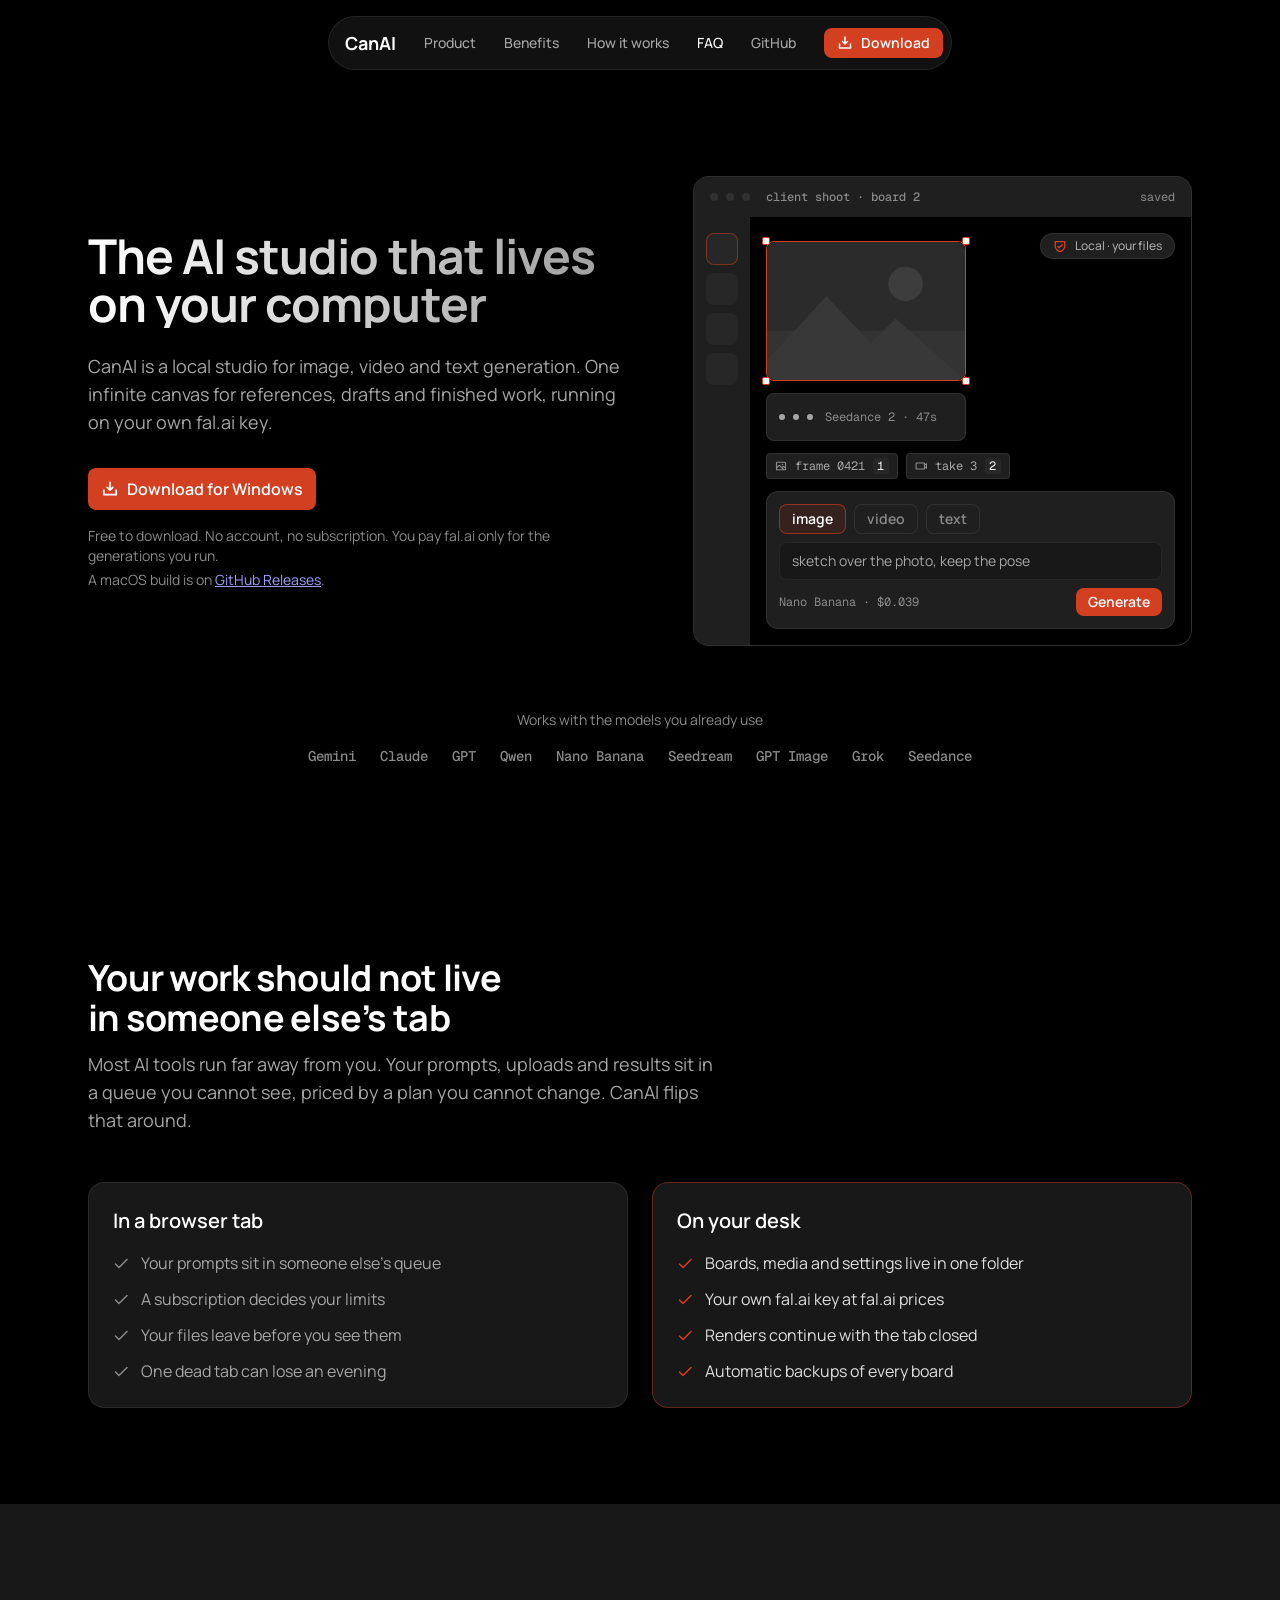
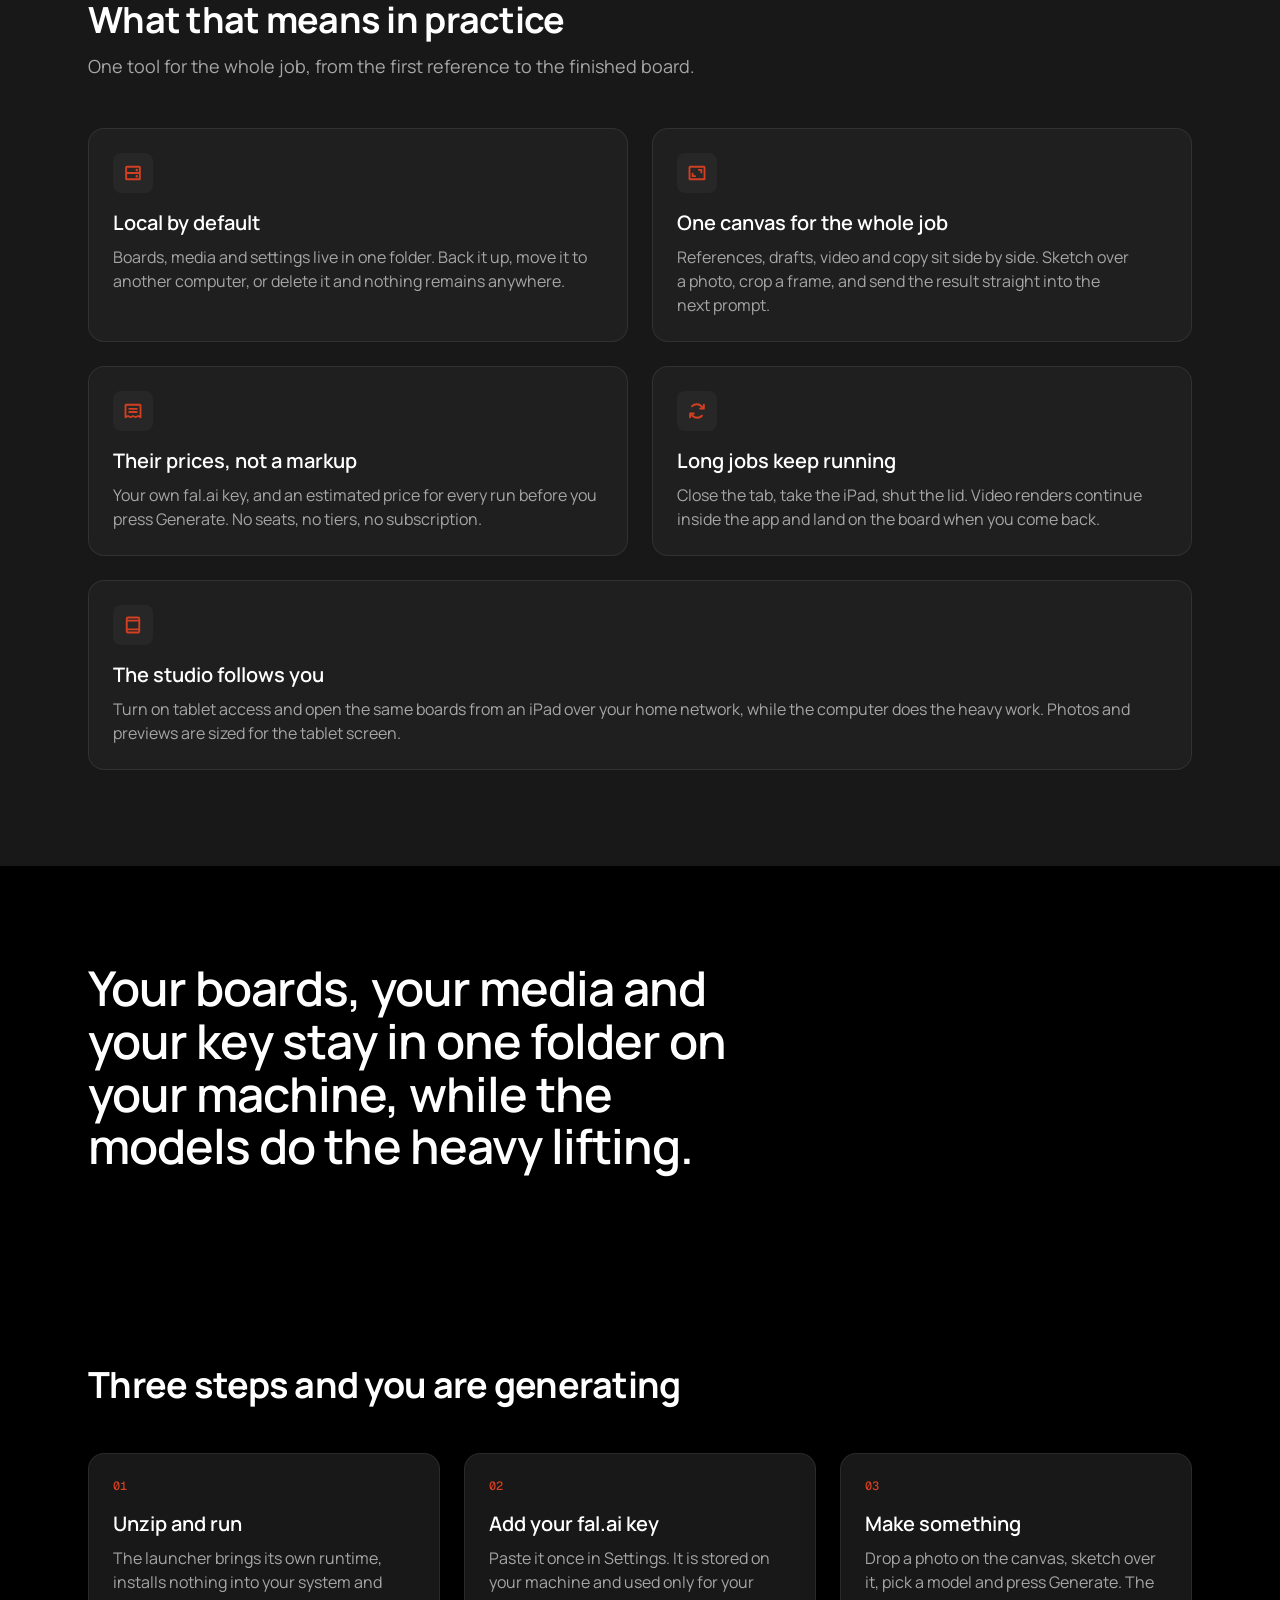
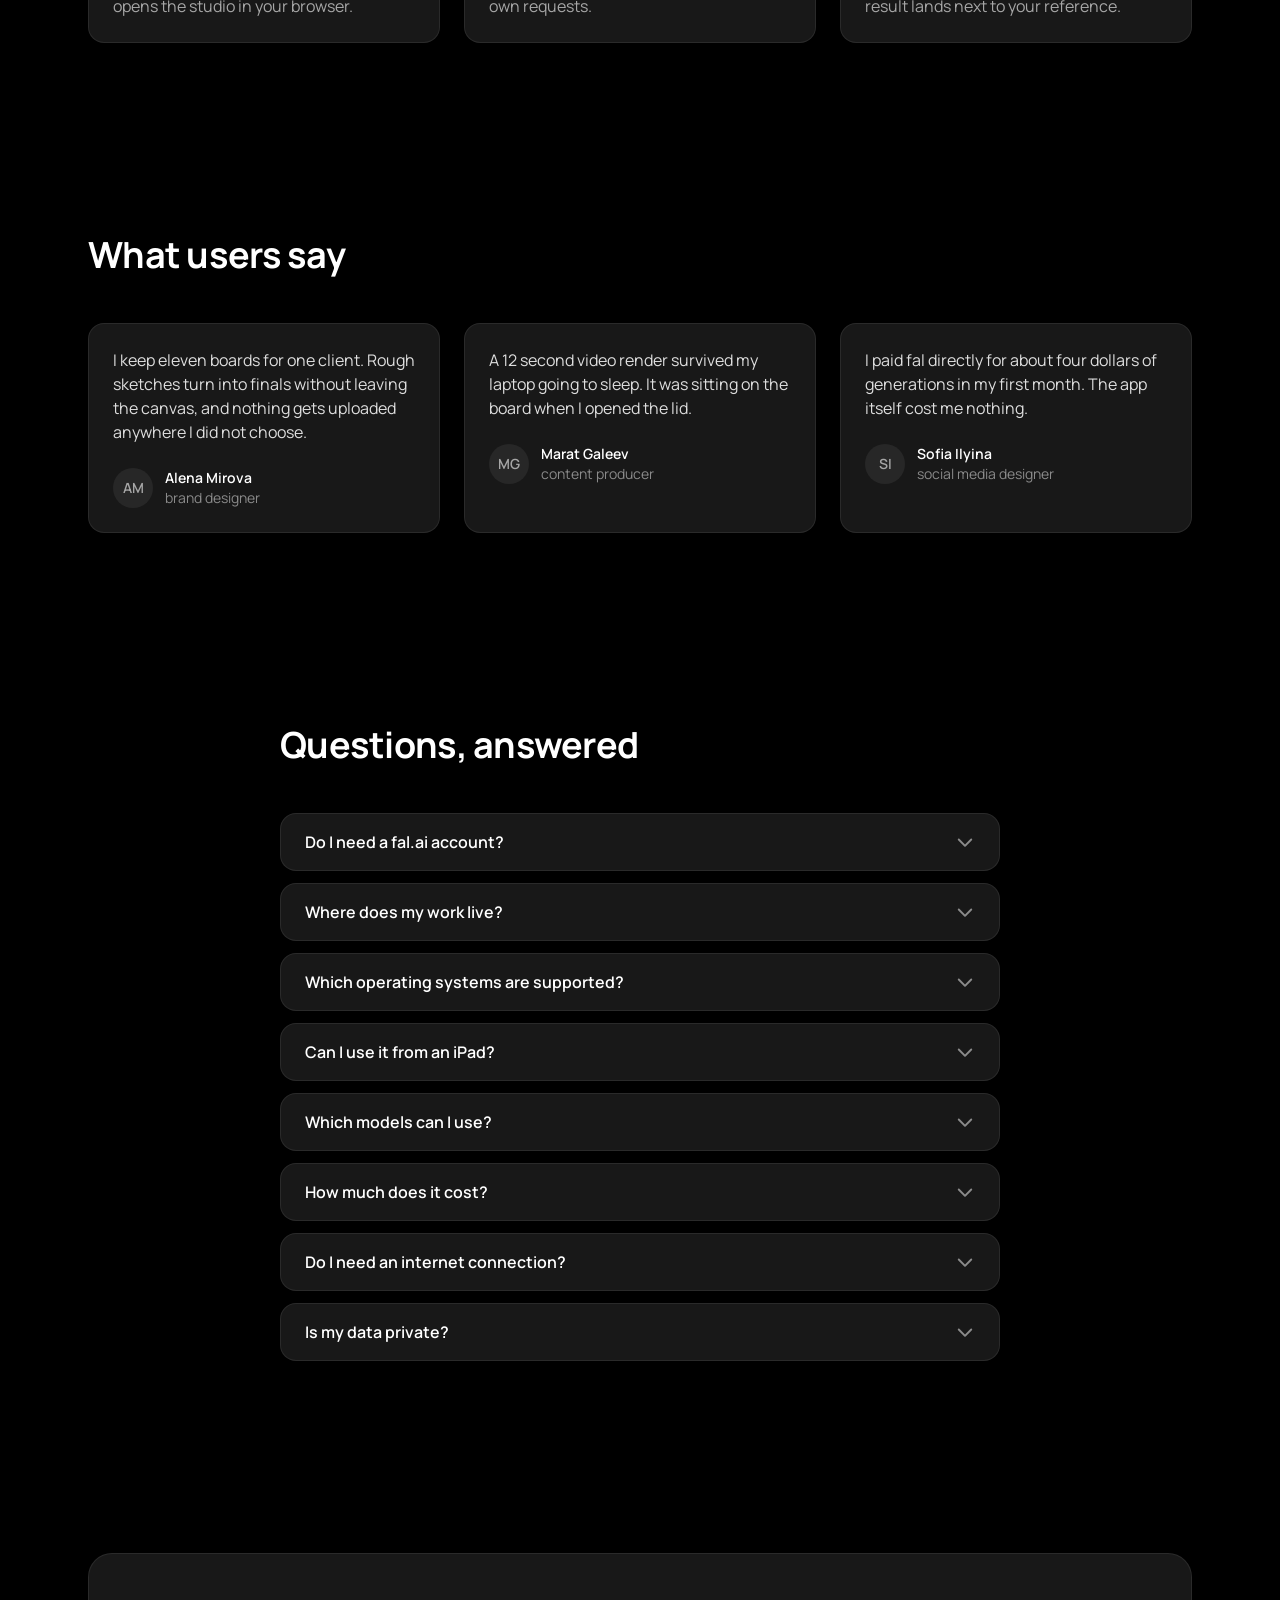
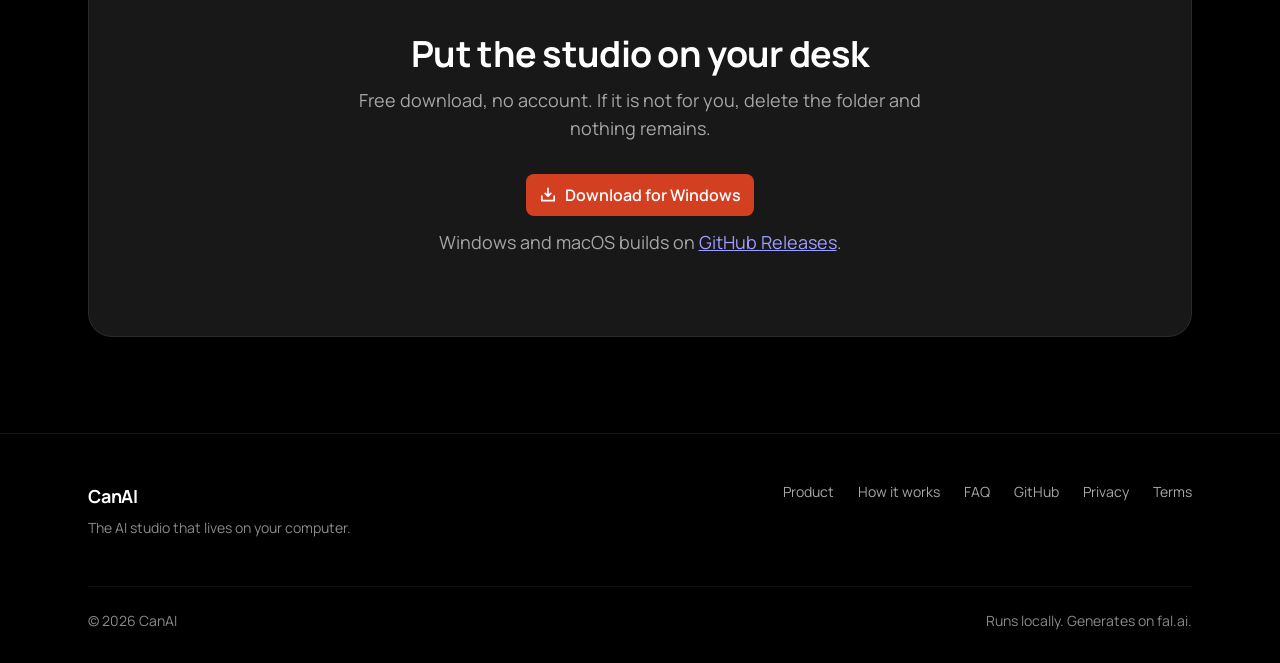
<file: index.html>
<!doctype html>
<html lang="en">
<head>
  <meta charset="utf-8">
  <meta name="viewport" content="width=device-width, initial-scale=1">
  <title>CanAI — the AI studio that lives on your computer</title>
  <meta name="description" content="Local studio for image, video and text generation on one infinite canvas. Your fal.ai key, your files, no subscription. Free for Windows and macOS.">
  <meta property="og:type" content="website">
  <meta property="og:title" content="CanAI — the AI studio that lives on your computer">
  <meta property="og:description" content="One infinite canvas for image, video and text generation. Your fal.ai key, your files, no subscription.">
  <meta property="og:image" content="og-cover.png">
  <meta name="twitter:card" content="summary_large_image">
  <meta name="twitter:title" content="CanAI — the AI studio that lives on your computer">
  <meta name="twitter:description" content="One infinite canvas for image, video and text generation. Your fal.ai key, your files, no subscription.">
  <meta name="theme-color" content="#000000">
  <link rel="icon" type="image/svg+xml" href="assets/favicon.svg">
  <link rel="preconnect" href="https://fonts.googleapis.com">
  <link rel="preconnect" href="https://fonts.gstatic.com" crossorigin>
  <link href="https://fonts.googleapis.com/css2?family=Manrope:wght@400;500;600;700&family=Geist+Mono:wght@400;500&display=swap" rel="stylesheet">
  <link rel="stylesheet" href="styles.css">
  <script type="application/ld+json">
  {
    "@context": "https://schema.org",
    "@type": "SoftwareApplication",
    "name": "CanAI",
    "applicationCategory": "MultimediaApplication",
    "operatingSystem": "Windows, macOS",
    "description": "Local studio for image, video and text generation on one infinite canvas. Runs on your own fal.ai key.",
    "offers": { "@type": "Offer", "price": "0", "priceCurrency": "USD" }
  }
  </script>
</head>
<body>
  <a class="skip-link" href="#main">Skip to content</a>

  <header class="nav-wrap">
    <nav class="nav" aria-label="Main">
      <a class="brand" href="#top">CanAI</a>
      <div class="nav-links">
        <a href="#product" data-spy>Product</a>
        <a href="#benefits" data-spy>Benefits</a>
        <a href="#how" data-spy>How it works</a>
        <a href="#faq" data-spy>FAQ</a>
        <a href="https://github.com/jimmorisedu-boop/CanAI-public" target="_blank" rel="noopener">GitHub</a>
      </div>
      <a class="btn btn-sm btn-primary nav-cta" href="#download">
        <svg class="i" viewBox="0 0 256 256" aria-hidden="true"><path d="M228,144v64a12,12,0,0,1-12,12H40a12,12,0,0,1-12-12V144a12,12,0,0,1,24,0v52H204V144a12,12,0,0,1,24,0Zm-108.49,8.49a12,12,0,0,0,17,0l40-40a12,12,0,0,0-17-17L140,115V32a12,12,0,0,0-24,0v83L96.49,95.51a12,12,0,0,0-17,17Z"/></svg>
        Download
      </a>
      <button class="menu-btn" type="button" aria-expanded="false" aria-controls="mobile-menu" aria-label="Open menu">
        <span class="menu-line l1"></span>
        <span class="menu-line l2"></span>
      </button>
    </nav>
  </header>

  <div id="mobile-menu" class="mobile-menu" hidden>
    <nav aria-label="Mobile">
      <a href="#product">Product</a>
      <a href="#benefits">Benefits</a>
      <a href="#how">How it works</a>
      <a href="#faq">FAQ</a>
      <a href="https://github.com/jimmorisedu-boop/CanAI-public" target="_blank" rel="noopener">GitHub</a>
    </nav>
    <a class="btn btn-primary btn-main" href="#download">
      <svg class="i" viewBox="0 0 256 256" aria-hidden="true"><path d="M228,144v64a12,12,0,0,1-12,12H40a12,12,0,0,1-12-12V144a12,12,0,0,1,24,0v52H204V144a12,12,0,0,1,24,0Zm-108.49,8.49a12,12,0,0,0,17,0l40-40a12,12,0,0,0-17-17L140,115V32a12,12,0,0,0-24,0v83L96.49,95.51a12,12,0,0,0-17,17Z"/></svg>
      Download for Windows
    </a>
  </div>

  <main id="main">
    <section class="hero" id="top">
      <div class="container hero-grid">
        <div class="hero-copy">
          <h1 class="hero-title">The AI studio that lives<br>on your computer</h1>
          <p class="hero-sub">CanAI is a local studio for image, video and text generation. One infinite canvas for references, drafts and finished work, running on your own fal.ai key.</p>
          <div class="hero-actions">
            <a class="btn btn-primary btn-main" href="https://github.com/jimmorisedu-boop/CanAI-public/releases/latest" target="_blank" rel="noopener">
              <svg class="i" viewBox="0 0 256 256" aria-hidden="true"><path d="M228,144v64a12,12,0,0,1-12,12H40a12,12,0,0,1-12-12V144a12,12,0,0,1,24,0v52H204V144a12,12,0,0,1,24,0Zm-108.49,8.49a12,12,0,0,0,17,0l40-40a12,12,0,0,0-17-17L140,115V32a12,12,0,0,0-24,0v83L96.49,95.51a12,12,0,0,0-17,17Z"/></svg>
              Download for Windows
            </a>
          </div>
          <p class="hero-proof">Free to download. No account, no subscription. You pay fal.ai only for the generations you run.</p>
          <p class="hero-platforms">A macOS build is on <a href="https://github.com/jimmorisedu-boop/CanAI-public/releases/latest" target="_blank" rel="noopener">GitHub Releases</a>.</p>
        </div>

        <div class="hero-visual reveal">
          <div class="mock" role="img" aria-label="CanAI window: a canvas with a selected reference photo, a pending video render and the prompt dock">
            <div class="mock-top">
              <span class="mock-dot"></span><span class="mock-dot"></span><span class="mock-dot"></span>
              <span class="mock-title">client shoot · board 2</span>
              <span class="mock-status">saved</span>
            </div>
            <div class="mock-body">
              <div class="mock-shelf" aria-hidden="true">
                <span class="slot slot-active"></span><span class="slot"></span><span class="slot"></span><span class="slot"></span>
              </div>
              <div class="mock-canvas">
                <div class="mock-badge">
                  <svg class="i" viewBox="0 0 256 256" aria-hidden="true"><path d="M208,36H48A20,20,0,0,0,28,56v56c0,54.29,26.32,87.22,48.4,105.29,23.71,19.39,47.44,26,48.44,26.29a12.1,12.1,0,0,0,6.32,0c1-.28,24.73-6.9,48.44-26.29,22.08-18.07,48.4-51,48.4-105.29V56A20,20,0,0,0,208,36Zm-4,76c0,35.71-13.09,64.69-38.91,86.15A126.28,126.28,0,0,1,128,219.38a126.14,126.14,0,0,1-37.09-21.23C65.09,176.69,52,147.71,52,112V60H204ZM79.51,144.49a12,12,0,1,1,17-17L112,143l47.51-47.52a12,12,0,0,1,17,17l-56,56a12,12,0,0,1-17,0Z"/></svg>
                  Local · your files
                </div>

                <div class="mock-photo" aria-hidden="true">
                  <svg viewBox="0 0 160 112" preserveAspectRatio="none">
                    <rect width="160" height="112" fill="#2b2b2b"/>
                    <rect y="72" width="160" height="40" fill="#333333"/>
                    <circle cx="112" cy="34" r="14" fill="#3d3d3d"/>
                    <path d="M0 96 L48 44 L84 82 L104 62 L160 112 L0 112 Z" fill="#383838"/>
                  </svg>
                  <span class="handle h-tl"></span><span class="handle h-tr"></span>
                  <span class="handle h-bl"></span><span class="handle h-br"></span>
                </div>

                <div class="mock-pending" aria-hidden="true">
                  <span class="p-dot d1"></span><span class="p-dot d2"></span><span class="p-dot d3"></span>
                  <span class="mock-pending-meta">Seedance 2 · 47s</span>
                </div>

                <div class="mock-chips" aria-hidden="true">
                  <span class="m-chip">
                    <svg class="i" viewBox="0 0 256 256"><path d="M144,96a16,16,0,1,1,16,16A16,16,0,0,1,144,96Zm92-40V200a20,20,0,0,1-20,20H40a20,20,0,0,1-20-20V56A20,20,0,0,1,40,36H216A20,20,0,0,1,236,56ZM44,60v79.72l33.86-33.86a20,20,0,0,1,28.28,0L147.31,147l17.18-17.17a20,20,0,0,1,28.28,0L212,149.09V60Zm0,136H162.34L92,125.66l-48,48Zm168,0V183l-33.37-33.37L164.28,164l32,32Z"/></svg>
                    frame 0421
                    <span class="m-num">1</span>
                  </span>
                  <span class="m-chip">
                    <svg class="i" viewBox="0 0 256 256"><path d="M249.45,69.31a12,12,0,0,0-12.51,1L212,88.43V72a20,20,0,0,0-20-20H32A20,20,0,0,0,12,72V184a20,20,0,0,0,20,20H192a20,20,0,0,0,20-20V167.57l24.94,18.14A12,12,0,0,0,256,176V80A12,12,0,0,0,249.45,69.31ZM188,180H36V76H188Zm44-27.57-20-14.54V118.11l20-14.54Z"/></svg>
                    take 3
                    <span class="m-num">2</span>
                  </span>
                </div>

                <div class="mock-dock" aria-hidden="true">
                  <div class="mock-kinds">
                    <span class="k k-active">image</span>
                    <span class="k">video</span>
                    <span class="k">text</span>
                  </div>
                  <div class="mock-prompt">sketch over the photo, keep the pose</div>
                  <div class="mock-dockrow">
                    <span class="mock-model">Nano Banana · $0.039</span>
                    <span class="mock-gen">Generate</span>
                  </div>
                </div>
              </div>
            </div>
          </div>
        </div>
      </div>

      <div class="container strip reveal">
        <p class="strip-label">Works with the models you already use</p>
        <p class="strip-row" aria-label="Supported model families">
          <span>Gemini</span><span>Claude</span><span>GPT</span><span>Qwen</span>
          <span>Nano Banana</span><span>Seedream</span><span>GPT Image</span>
          <span>Grok</span><span>Seedance</span>
        </p>
      </div>
    </section>

    <section class="section" id="product">
      <div class="container">
        <div class="section-head reveal">
          <h2>Your work should not live in someone else&rsquo;s tab</h2>
          <p class="section-sub">Most AI tools run far away from you. Your prompts, uploads and results sit in a queue you cannot see, priced by a plan you cannot change. CanAI flips that around.</p>
        </div>
        <div class="compare stagger reveal">
          <article class="card compare-card">
            <h3>In a browser tab</h3>
            <ul class="ticks ticks-muted">
              <li>Your prompts sit in someone else&rsquo;s queue</li>
              <li>A subscription decides your limits</li>
              <li>Your files leave before you see them</li>
              <li>One dead tab can lose an evening</li>
            </ul>
          </article>
          <article class="card compare-card compare-accent">
            <h3>On your desk</h3>
            <ul class="ticks">
              <li>Boards, media and settings live in one folder</li>
              <li>Your own fal.ai key at fal.ai prices</li>
              <li>Renders continue with the tab closed</li>
              <li>Automatic backups of every board</li>
            </ul>
          </article>
        </div>
      </div>
    </section>

    <section class="section section-alt" id="benefits">
      <div class="container">
        <div class="section-head reveal">
          <h2>What that means in practice</h2>
          <p class="section-sub">One tool for the whole job, from the first reference to the finished board.</p>
        </div>
        <div class="bento stagger reveal">
          <article class="card bento-card">
            <span class="tile" aria-hidden="true">
              <svg class="i" viewBox="0 0 256 256"><path d="M208,36H48A20,20,0,0,0,28,56V200a20,20,0,0,0,20,20H208a20,20,0,0,0,20-20V56A20,20,0,0,0,208,36Zm-4,24v56H52V60ZM52,196V140H204v56ZM160,88a16,16,0,1,1,16,16A16,16,0,0,1,160,88Zm32,80a16,16,0,1,1-16-16A16,16,0,0,1,192,168Z"/></svg>
            </span>
            <h3>Local by default</h3>
            <p>Boards, media and settings live in one folder. Back it up, move it to another computer, or delete it and nothing remains anywhere.</p>
          </article>
          <article class="card bento-card">
            <span class="tile" aria-hidden="true">
              <svg class="i" viewBox="0 0 256 256"><path d="M140,88a12,12,0,0,1,12-12h32a12,12,0,0,1,12,12v32a12,12,0,0,1-24,0V100H152A12,12,0,0,1,140,88ZM72,180h32a12,12,0,0,0,0-24H84V136a12,12,0,0,0-24,0v32A12,12,0,0,0,72,180ZM236,56V200a20,20,0,0,1-20,20H40a20,20,0,0,1-20-20V56A20,20,0,0,1,40,36H216A20,20,0,0,1,236,56Zm-24,4H44V196H212Z"/></svg>
            </span>
            <h3>One canvas for the whole job</h3>
            <p>References, drafts, video and copy sit side by side. Sketch over a photo, crop a frame, and send the result straight into the next prompt.</p>
          </article>
          <article class="card bento-card">
            <span class="tile" aria-hidden="true">
              <svg class="i" viewBox="0 0 256 256"><path d="M68,100A12,12,0,0,1,80,88h96a12,12,0,0,1,0,24H80A12,12,0,0,1,68,100Zm12,52h96a12,12,0,0,0,0-24H80a12,12,0,0,0,0,24ZM236,56V208a12,12,0,0,1-17.37,10.73L192,205.42l-26.63,13.31a12,12,0,0,1-10.74,0L128,205.42l-26.63,13.31a12,12,0,0,1-10.74,0L64,205.42,37.37,218.73A12,12,0,0,1,20,208V56A20,20,0,0,1,40,36H216A20,20,0,0,1,236,56Zm-24,4H44V188.58l14.63-7.31a12,12,0,0,1,10.74,0L96,194.58l26.63-13.31a12,12,0,0,1,10.74,0L160,194.58l26.63-13.31a12,12,0,0,1,10.74,0L212,188.58Z"/></svg>
            </span>
            <h3>Their prices, not a markup</h3>
            <p>Your own fal.ai key, and an estimated price for every run before you press Generate. No seats, no tiers, no subscription.</p>
          </article>
          <article class="card bento-card">
            <span class="tile" aria-hidden="true">
              <svg class="i" viewBox="0 0 256 256"><path d="M228,48V96a12,12,0,0,1-12,12H168a12,12,0,0,1,0-24h19l-7.8-7.8a75.55,75.55,0,0,0-53.32-22.26h-.43A75.49,75.49,0,0,0,72.39,75.57,12,12,0,1,1,55.61,58.41a99.38,99.38,0,0,1,69.87-28.47H126A99.42,99.42,0,0,1,196.2,59.23L204,67V48a12,12,0,0,1,24,0ZM183.61,180.43a75.49,75.49,0,0,1-53.09,21.63h-.43A75.55,75.55,0,0,1,76.77,179.8L69,172H88a12,12,0,0,0,0-24H40a12,12,0,0,0-12,12v48a12,12,0,0,0,24,0V189l7.8,7.8A99.42,99.42,0,0,0,130,226.06h.56a99.38,99.38,0,0,0,69.87-28.47,12,12,0,0,0-16.78-17.16Z"/></svg>
            </span>
            <h3>Long jobs keep running</h3>
            <p>Close the tab, take the iPad, shut the lid. Video renders continue inside the app and land on the board when you come back.</p>
          </article>
          <article class="card bento-card bento-wide">
            <span class="tile" aria-hidden="true">
              <svg class="i" viewBox="0 0 256 256"><path d="M192,20H64A28,28,0,0,0,36,48V208a28,28,0,0,0,28,28H192a28,28,0,0,0,28-28V48A28,28,0,0,0,192,20ZM60,84H196v88H60Zm4-40H192a4,4,0,0,1,4,4V60H60V48A4,4,0,0,1,64,44ZM192,212H64a4,4,0,0,1-4-4V196H196v12A4,4,0,0,1,192,212Z"/></svg>
            </span>
            <h3>The studio follows you</h3>
            <p>Turn on tablet access and open the same boards from an iPad over your home network, while the computer does the heavy work. Photos and previews are sized for the tablet screen.</p>
          </article>
        </div>
      </div>
    </section>

    <section class="section tagline-section" aria-label="CanAI in one sentence">
      <div class="container">
        <p class="tagline" data-tagline>Your boards, your media and your key stay in one folder on your machine, while the models do the heavy lifting.</p>
      </div>
    </section>

    <section class="section" id="how">
      <div class="container">
        <div class="section-head reveal">
          <h2>Three steps and you are generating</h2>
        </div>
        <ol class="steps stagger reveal">
          <li class="card step">
            <span class="step-num">01</span>
            <h3>Unzip and run</h3>
            <p>The launcher brings its own runtime, installs nothing into your system and opens the studio in your browser.</p>
          </li>
          <li class="card step">
            <span class="step-num">02</span>
            <h3>Add your fal.ai key</h3>
            <p>Paste it once in Settings. It is stored on your machine and used only for your own requests.</p>
          </li>
          <li class="card step">
            <span class="step-num">03</span>
            <h3>Make something</h3>
            <p>Drop a photo on the canvas, sketch over it, pick a model and press Generate. The result lands next to your reference.</p>
          </li>
        </ol>
      </div>
    </section>

    <section class="section" id="proof">
      <div class="container">
        <div class="section-head reveal">
          <h2>What users say</h2>
        </div>
        <div class="quotes stagger reveal">
          <figure class="card quote">
            <blockquote>I keep eleven boards for one client. Rough sketches turn into finals without leaving the canvas, and nothing gets uploaded anywhere I did not choose.</blockquote>
            <figcaption>
              <span class="avatar" aria-hidden="true">AM</span>
              <span><strong>Alena Mirova</strong><br>brand designer</span>
            </figcaption>
          </figure>
          <figure class="card quote">
            <blockquote>A 12 second video render survived my laptop going to sleep. It was sitting on the board when I opened the lid.</blockquote>
            <figcaption>
              <span class="avatar" aria-hidden="true">MG</span>
              <span><strong>Marat Galeev</strong><br>content producer</span>
            </figcaption>
          </figure>
          <figure class="card quote">
            <blockquote>I paid fal directly for about four dollars of generations in my first month. The app itself cost me nothing.</blockquote>
            <figcaption>
              <span class="avatar" aria-hidden="true">SI</span>
              <span><strong>Sofia Ilyina</strong><br>social media designer</span>
            </figcaption>
          </figure>
        </div>
      </div>
    </section>

    <section class="section" id="faq">
      <div class="container container-narrow">
        <div class="section-head reveal">
          <h2>Questions, answered</h2>
        </div>
        <div class="faq stagger reveal">
          <div class="faq-item">
            <button class="faq-q" type="button" aria-expanded="false" aria-controls="faq-a1" id="faq-q1">
              Do I need a fal.ai account?
              <svg class="i faq-icon" viewBox="0 0 256 256" aria-hidden="true"><path d="M216.49,104.49l-80,80a12,12,0,0,1-17,0l-80-80a12,12,0,0,1,17-17L128,159l71.51-71.52a12,12,0,0,1,17,17Z"/></svg>
            </button>
            <div class="faq-a" id="faq-a1" role="region" aria-labelledby="faq-q1" hidden>
              <p>Yes. CanAI uses your own fal.ai key. You create the account, you see the bills, and the app never takes a cut.</p>
            </div>
          </div>
          <div class="faq-item">
            <button class="faq-q" type="button" aria-expanded="false" aria-controls="faq-a2" id="faq-q2">
              Where does my work live?
              <svg class="i faq-icon" viewBox="0 0 256 256" aria-hidden="true"><path d="M216.49,104.49l-80,80a12,12,0,0,1-17,0l-80-80a12,12,0,0,1,17-17L128,159l71.51-71.52a12,12,0,0,1,17,17Z"/></svg>
            </button>
            <div class="faq-a" id="faq-a2" role="region" aria-labelledby="faq-q2" hidden>
              <p>In one folder next to the app: boards as JSON, media as files. Automatic backups keep the last 20 versions of every board.</p>
            </div>
          </div>
          <div class="faq-item">
            <button class="faq-q" type="button" aria-expanded="false" aria-controls="faq-a3" id="faq-q3">
              Which operating systems are supported?
              <svg class="i faq-icon" viewBox="0 0 256 256" aria-hidden="true"><path d="M216.49,104.49l-80,80a12,12,0,0,1-17,0l-80-80a12,12,0,0,1,17-17L128,159l71.51-71.52a12,12,0,0,1,17,17Z"/></svg>
            </button>
            <div class="faq-a" id="faq-a3" role="region" aria-labelledby="faq-q3" hidden>
              <p>Windows and macOS. The download includes everything it needs, so nothing is installed system wide.</p>
            </div>
          </div>
          <div class="faq-item">
            <button class="faq-q" type="button" aria-expanded="false" aria-controls="faq-a4" id="faq-q4">
              Can I use it from an iPad?
              <svg class="i faq-icon" viewBox="0 0 256 256" aria-hidden="true"><path d="M216.49,104.49l-80,80a12,12,0,0,1-17,0l-80-80a12,12,0,0,1,17-17L128,159l71.51-71.52a12,12,0,0,1,17,17Z"/></svg>
            </button>
            <div class="faq-a" id="faq-a4" role="region" aria-labelledby="faq-q4" hidden>
              <p>Yes. Enable tablet access in Settings and open the same boards from the browser on your tablet over your home network.</p>
            </div>
          </div>
          <div class="faq-item">
            <button class="faq-q" type="button" aria-expanded="false" aria-controls="faq-a5" id="faq-q5">
              Which models can I use?
              <svg class="i faq-icon" viewBox="0 0 256 256" aria-hidden="true"><path d="M216.49,104.49l-80,80a12,12,0,0,1-17,0l-80-80a12,12,0,0,1,17-17L128,159l71.51-71.52a12,12,0,0,1,17,17Z"/></svg>
            </button>
            <div class="faq-a" id="faq-a5" role="region" aria-labelledby="faq-q5" hidden>
              <p>A curated fal.ai catalog for text, image and video: Gemini, Claude, GPT and Qwen for text; Nano Banana, Seedream and Grok for images; Seedance and Gemini Omni for video. Custom endpoints work too.</p>
            </div>
          </div>
          <div class="faq-item">
            <button class="faq-q" type="button" aria-expanded="false" aria-controls="faq-a6" id="faq-q6">
              How much does it cost?
              <svg class="i faq-icon" viewBox="0 0 256 256" aria-hidden="true"><path d="M216.49,104.49l-80,80a12,12,0,0,1-17,0l-80-80a12,12,0,0,1,17-17L128,159l71.51-71.52a12,12,0,0,1,17,17Z"/></svg>
            </button>
            <div class="faq-a" id="faq-a6" role="region" aria-labelledby="faq-q6" hidden>
              <p>The app is free. Generation runs at fal.ai prices, and CanAI shows an estimate for each run before you start it.</p>
            </div>
          </div>
          <div class="faq-item">
            <button class="faq-q" type="button" aria-expanded="false" aria-controls="faq-a7" id="faq-q7">
              Do I need an internet connection?
              <svg class="i faq-icon" viewBox="0 0 256 256" aria-hidden="true"><path d="M216.49,104.49l-80,80a12,12,0,0,1-17,0l-80-80a12,12,0,0,1,17-17L128,159l71.51-71.52a12,12,0,0,1,17,17Z"/></svg>
            </button>
            <div class="faq-a" id="faq-a7" role="region" aria-labelledby="faq-q7" hidden>
              <p>For generation, yes. The canvas itself, editing and organizing boards work offline.</p>
            </div>
          </div>
          <div class="faq-item">
            <button class="faq-q" type="button" aria-expanded="false" aria-controls="faq-a8" id="faq-q8">
              Is my data private?
              <svg class="i faq-icon" viewBox="0 0 256 256" aria-hidden="true"><path d="M216.49,104.49l-80,80a12,12,0,0,1-17,0l-80-80a12,12,0,0,1,17-17L128,159l71.51-71.52a12,12,0,0,1,17,17Z"/></svg>
            </button>
            <div class="faq-a" id="faq-a8" role="region" aria-labelledby="faq-q8" hidden>
              <p>Your key is stored locally and sent only to fal.ai with your own requests. Boards and media never leave the folder.</p>
            </div>
          </div>
        </div>
      </div>
    </section>

    <section class="section" id="download">
      <div class="container">
        <div class="final-cta reveal">
          <h2>Put the studio on your desk</h2>
          <p>Free download, no account. If it is not for you, delete the folder and nothing remains.</p>
          <div class="hero-actions">
            <a class="btn btn-primary btn-main" href="https://github.com/jimmorisedu-boop/CanAI-public/releases/latest" target="_blank" rel="noopener">
              <svg class="i" viewBox="0 0 256 256" aria-hidden="true"><path d="M228,144v64a12,12,0,0,1-12,12H40a12,12,0,0,1-12-12V144a12,12,0,0,1,24,0v52H204V144a12,12,0,0,1,24,0Zm-108.49,8.49a12,12,0,0,0,17,0l40-40a12,12,0,0,0-17-17L140,115V32a12,12,0,0,0-24,0v83L96.49,95.51a12,12,0,0,0-17,17Z"/></svg>
              Download for Windows
            </a>
          </div>
          <p class="final-note">Windows and macOS builds on <a href="https://github.com/jimmorisedu-boop/CanAI-public/releases/latest" target="_blank" rel="noopener">GitHub Releases</a>.</p>
        </div>
      </div>
    </section>
  </main>

  <footer class="footer">
    <div class="container">
      <div class="footer-top">
        <div>
          <span class="brand">CanAI</span>
          <p class="footer-tag">The AI studio that lives on your computer.</p>
        </div>
        <nav class="footer-nav" aria-label="Footer">
          <a href="#product">Product</a>
          <a href="#how">How it works</a>
          <a href="#faq">FAQ</a>
          <a href="https://github.com/jimmorisedu-boop/CanAI-public" target="_blank" rel="noopener">GitHub</a>
          <a href="privacy.html">Privacy</a>
          <a href="terms.html">Terms</a>
        </nav>
      </div>
      <div class="footer-bottom">
        <span>© 2026 CanAI</span>
        <span>Runs locally. Generates on fal.ai.</span>
      </div>
    </div>
  </footer>

  <script type="application/ld+json">
  {
    "@context": "https://schema.org",
    "@type": "FAQPage",
    "mainEntity": [
      { "@type": "Question", "name": "Do I need a fal.ai account?", "acceptedAnswer": { "@type": "Answer", "text": "Yes. CanAI uses your own fal.ai key. You create the account, you see the bills, and the app never takes a cut." } },
      { "@type": "Question", "name": "Where does my work live?", "acceptedAnswer": { "@type": "Answer", "text": "In one folder next to the app: boards as JSON, media as files. Automatic backups keep the last 20 versions of every board." } },
      { "@type": "Question", "name": "Which operating systems are supported?", "acceptedAnswer": { "@type": "Answer", "text": "Windows and macOS. The download includes everything it needs, so nothing is installed system wide." } },
      { "@type": "Question", "name": "Can I use it from an iPad?", "acceptedAnswer": { "@type": "Answer", "text": "Yes. Enable tablet access in Settings and open the same boards from the browser on your tablet over your home network." } },
      { "@type": "Question", "name": "Which models can I use?", "acceptedAnswer": { "@type": "Answer", "text": "A curated fal.ai catalog for text, image and video: Gemini, Claude, GPT and Qwen for text; Nano Banana, Seedream and Grok for images; Seedance and Gemini Omni for video. Custom endpoints work too." } },
      { "@type": "Question", "name": "How much does it cost?", "acceptedAnswer": { "@type": "Answer", "text": "The app is free. Generation runs at fal.ai prices, and CanAI shows an estimate for each run before you start it." } },
      { "@type": "Question", "name": "Do I need an internet connection?", "acceptedAnswer": { "@type": "Answer", "text": "For generation, yes. The canvas itself, editing and organizing boards work offline." } },
      { "@type": "Question", "name": "Is my data private?", "acceptedAnswer": { "@type": "Answer", "text": "Your key is stored locally and sent only to fal.ai with your own requests. Boards and media never leave the folder." } }
    ]
  }
  </script>

  <script src="script.js"></script>
</body>
</html>
</file>
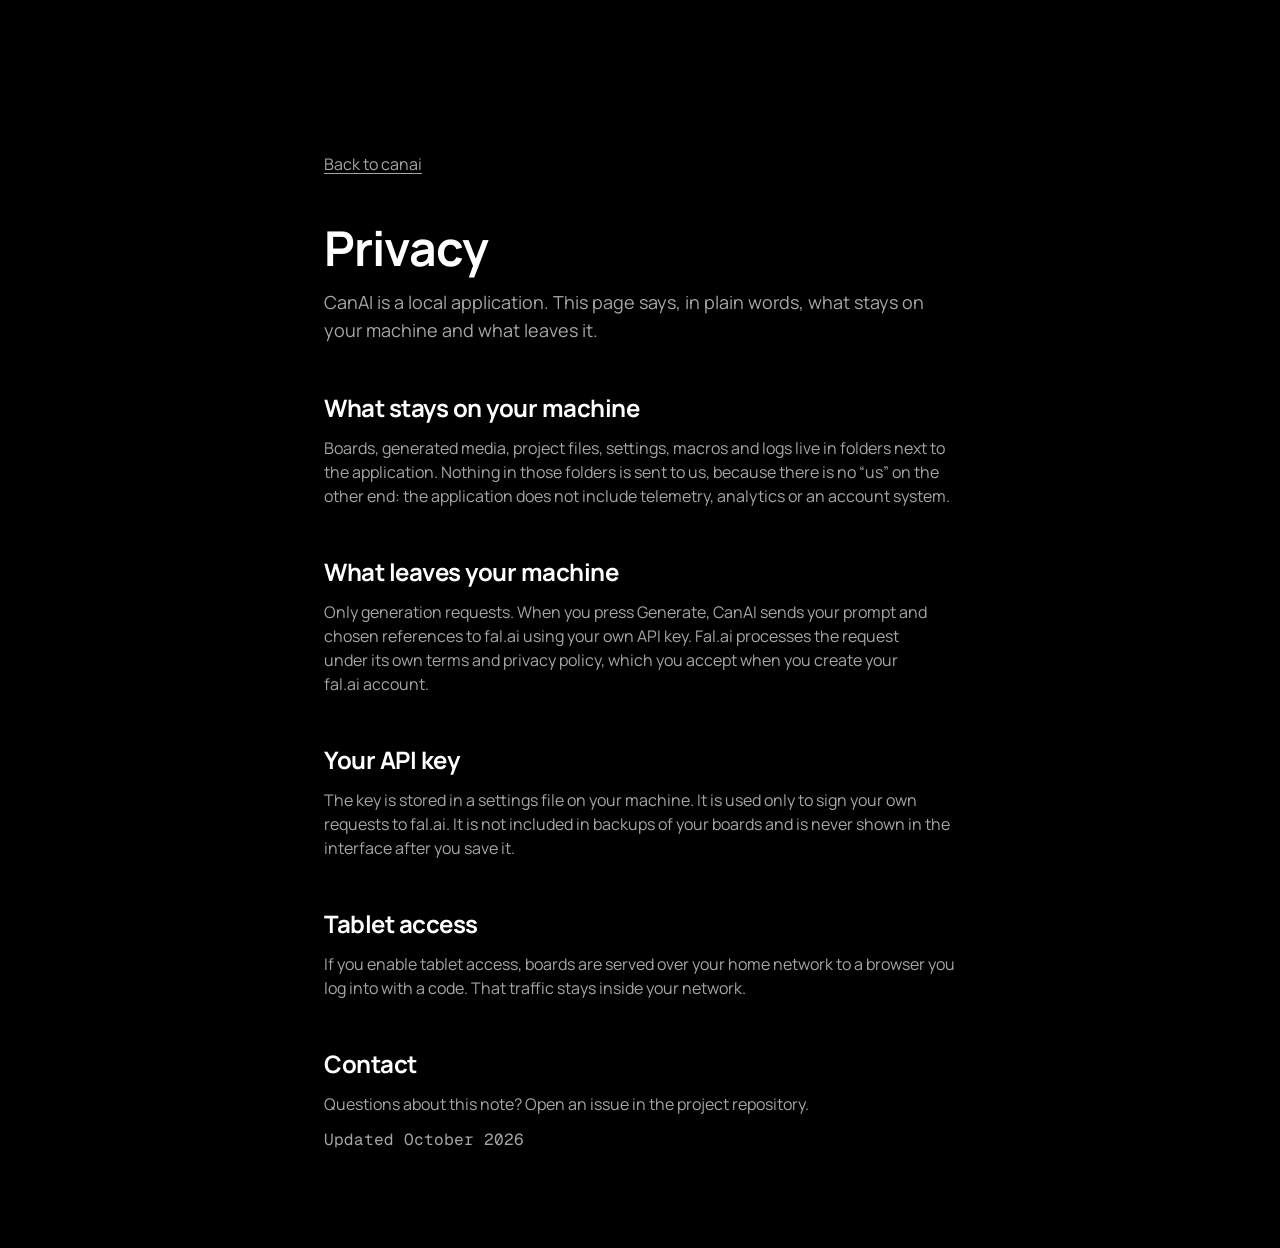
<file: privacy.html>
<!doctype html>
<html lang="en">
<head>
  <meta charset="utf-8">
  <meta name="viewport" content="width=device-width, initial-scale=1">
  <title>Privacy — CanAI</title>
  <meta name="description" content="What CanAI stores on your machine and what leaves it: a short, plain privacy note for the local studio.">
  <meta name="theme-color" content="#000000">
  <link rel="icon" type="image/svg+xml" href="assets/favicon.svg">
  <link href="https://fonts.googleapis.com/css2?family=Manrope:wght@400;500;600;700&family=Geist+Mono:wght@400;500&display=swap" rel="stylesheet">
  <link rel="stylesheet" href="styles.css">
  <style>
    .page { max-width: 680px; margin-inline: auto; padding: 152px 24px 96px; }
    .page h1 { font-size: 48px; line-height: 1; font-weight: 700; letter-spacing: -0.02em; }
    .page .lead { margin-top: 16px; font-size: 18px; line-height: 28px; color: var(--t2); }
    .page h2 { margin-top: 48px; font-size: 24px; line-height: 32px; }
    .page p, .page li { margin-top: 12px; font-size: 16px; line-height: 24px; color: var(--t2); }
    .page ul { padding-left: 24px; }
    .back { display: inline-block; margin-bottom: 48px; }
    .updated { margin-top: 48px; font-family: var(--mono); font-size: 12px; line-height: 16px; color: var(--t3); }
  </style>
</head>
<body>
  <main class="page">
    <a class="text-link back" href="index.html">Back to canai</a>
    <h1>Privacy</h1>
    <p class="lead">CanAI is a local application. This page says, in plain words, what stays on your machine and what leaves it.</p>

    <h2>What stays on your machine</h2>
    <p>Boards, generated media, project files, settings, macros and logs live in folders next to the application. Nothing in those folders is sent to us, because there is no &ldquo;us&rdquo; on the other end: the application does not include telemetry, analytics or an account system.</p>

    <h2>What leaves your machine</h2>
    <p>Only generation requests. When you press Generate, CanAI sends your prompt and chosen references to fal.ai using your own API key. Fal.ai processes the request under its own terms and privacy policy, which you accept when you create your fal.ai account.</p>

    <h2>Your API key</h2>
    <p>The key is stored in a settings file on your machine. It is used only to sign your own requests to fal.ai. It is not included in backups of your boards and is never shown in the interface after you save it.</p>

    <h2>Tablet access</h2>
    <p>If you enable tablet access, boards are served over your home network to a browser you log into with a code. That traffic stays inside your network.</p>

    <h2>Contact</h2>
    <p>Questions about this note? Open an issue in the project repository.</p>

    <p class="updated">Updated October 2026</p>
  </main>
</body>
</html>
</file>
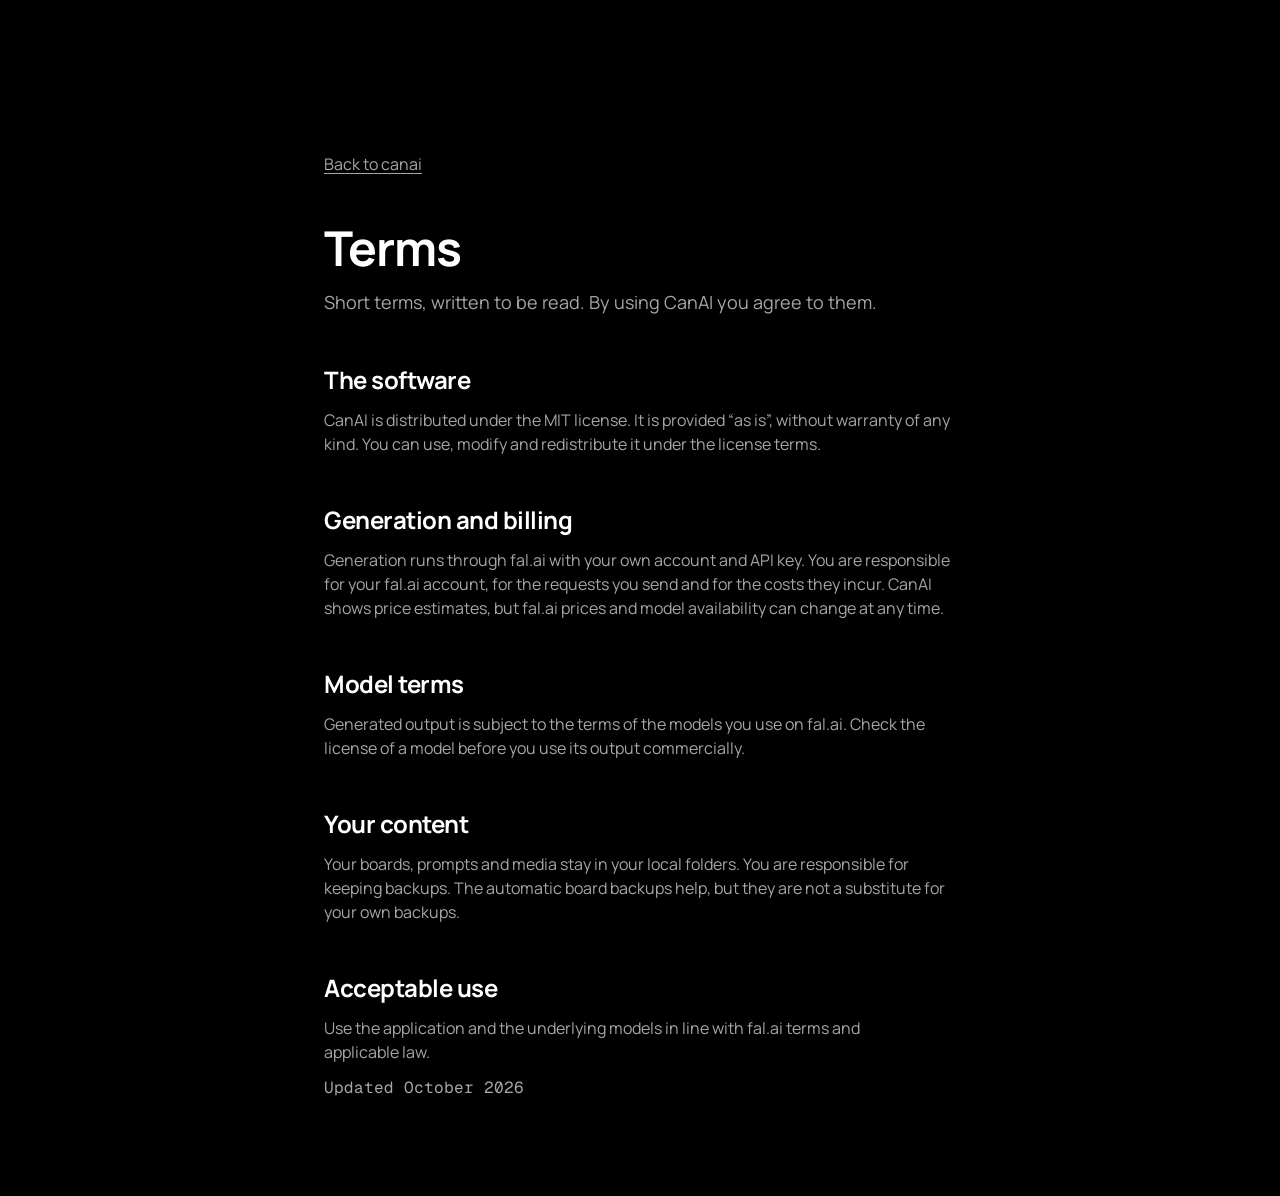
<file: terms.html>
<!doctype html>
<html lang="en">
<head>
  <meta charset="utf-8">
  <meta name="viewport" content="width=device-width, initial-scale=1">
  <title>Terms — CanAI</title>
  <meta name="description" content="Plain terms for the CanAI local studio: MIT licensed software, your fal.ai account, and what you are responsible for.">
  <meta name="theme-color" content="#000000">
  <link rel="icon" type="image/svg+xml" href="assets/favicon.svg">
  <link href="https://fonts.googleapis.com/css2?family=Manrope:wght@400;500;600;700&family=Geist+Mono:wght@400;500&display=swap" rel="stylesheet">
  <link rel="stylesheet" href="styles.css">
  <style>
    .page { max-width: 680px; margin-inline: auto; padding: 152px 24px 96px; }
    .page h1 { font-size: 48px; line-height: 1; font-weight: 700; letter-spacing: -0.02em; }
    .page .lead { margin-top: 16px; font-size: 18px; line-height: 28px; color: var(--t2); }
    .page h2 { margin-top: 48px; font-size: 24px; line-height: 32px; }
    .page p, .page li { margin-top: 12px; font-size: 16px; line-height: 24px; color: var(--t2); }
    .page ul { padding-left: 24px; }
    .back { display: inline-block; margin-bottom: 48px; }
    .updated { margin-top: 48px; font-family: var(--mono); font-size: 12px; line-height: 16px; color: var(--t3); }
  </style>
</head>
<body>
  <main class="page">
    <a class="text-link back" href="index.html">Back to canai</a>
    <h1>Terms</h1>
    <p class="lead">Short terms, written to be read. By using CanAI you agree to them.</p>

    <h2>The software</h2>
    <p>CanAI is distributed under the MIT license. It is provided &ldquo;as is&rdquo;, without warranty of any kind. You can use, modify and redistribute it under the license terms.</p>

    <h2>Generation and billing</h2>
    <p>Generation runs through fal.ai with your own account and API key. You are responsible for your fal.ai account, for the requests you send and for the costs they incur. CanAI shows price estimates, but fal.ai prices and model availability can change at any time.</p>

    <h2>Model terms</h2>
    <p>Generated output is subject to the terms of the models you use on fal.ai. Check the license of a model before you use its output commercially.</p>

    <h2>Your content</h2>
    <p>Your boards, prompts and media stay in your local folders. You are responsible for keeping backups. The automatic board backups help, but they are not a substitute for your own backups.</p>

    <h2>Acceptable use</h2>
    <p>Use the application and the underlying models in line with fal.ai terms and applicable law.</p>

    <p class="updated">Updated October 2026</p>
  </main>
</body>
</html>
</file>
<file: styles.css>
/* CanAI landing — design system per landing-page-design skill
   Type: Manrope only (Geist Mono for data), scale = Tailwind steps, max weight 700
   Space: 0/2/4/8/12/16/24/32/40/48/64/80/96 · Radius: 2/4/6/8/12/16/24/999
   Surfaces: #000 #181818 #1F1F1F #272727 #313131 · Accent: #d33f21
   Motion: cubic-bezier(.22,1,.36,1) 500ms base, hover color 300ms, transform/opacity only */

:root {
  --bg: #000000;
  --s1: #181818;
  --s2: #1F1F1F;
  --s3: #272727;
  --s4: #313131;
  --text: #ffffff;
  --t2: #a6a6a6;
  --t3: #8a8a8a;
  --accent: #d33f21;
  --accent-hover: #e04a2b;
  --accent-soft: rgba(211, 63, 33, 0.12);
  --line: rgba(255, 255, 255, 0.08);
  --line-soft: rgba(255, 255, 255, 0.06);
  --line-strong: rgba(255, 255, 255, 0.16);
  --ease: cubic-bezier(0.22, 1, 0.36, 1);
  --font: 'Manrope', system-ui, -apple-system, 'Segoe UI', sans-serif;
  --mono: 'Geist Mono', ui-monospace, 'Cascadia Code', 'JetBrains Mono', monospace;
}

* { box-sizing: border-box; margin: 0; padding: 0; }

html {
  color-scheme: dark;
  scroll-behavior: smooth;
  scroll-padding-top: 96px;
}

body {
  background: var(--bg);
  color: var(--text);
  font-family: var(--font);
  font-size: 16px;
  line-height: 24px;
  font-weight: 400;
  -webkit-font-smoothing: antialiased;
  text-rendering: optimizeLegibility;
}

h1, h2, h3 { text-wrap: balance; }
p { text-wrap: pretty; }

::selection { background: rgba(211, 63, 33, 0.4); }

:focus-visible {
  outline: 2px solid var(--accent);
  outline-offset: 2px;
  border-radius: 4px;
}

.container {
  max-width: 1152px;
  margin-inline: auto;
  padding-inline: 24px;
}

.container-narrow { max-width: 768px; }

/* ---------- icons ---------- */

.i {
  width: 18px;
  height: 18px;
  display: block;
  fill: currentColor;
  flex: none;
}

/* ---------- skip link ---------- */

.skip-link {
  position: fixed;
  left: 16px;
  top: -64px;
  z-index: 100;
  background: var(--accent);
  color: #fff;
  font-size: 14px;
  line-height: 20px;
  font-weight: 600;
  padding: 8px 12px;
  border-radius: 8px;
  text-decoration: none;
}

.skip-link:focus { top: 16px; }

/* ---------- buttons ---------- */

.btn {
  display: inline-flex;
  align-items: center;
  gap: 8px;
  font-family: inherit;
  font-weight: 600;
  border: 1px solid transparent;
  border-radius: 8px;
  cursor: pointer;
  text-decoration: none;
  white-space: nowrap;
  transition:
    transform 0.5s var(--ease),
    background-color 0.3s var(--ease),
    border-color 0.3s var(--ease),
    color 0.3s var(--ease);
}

.btn-main { font-size: 16px; line-height: 24px; padding: 8px 12px; }
.btn-sm { font-size: 14px; line-height: 20px; padding: 4px 12px; }

.btn-primary { background: var(--accent); color: #fff; }
.btn-primary:hover { background: var(--accent-hover); transform: translateY(-1px); }
.btn-primary:active { transform: scale(0.98); transition-duration: 0.2s; }

.btn .i { width: 18px; height: 18px; }
.btn-sm .i { width: 16px; height: 16px; }

/* ---------- floating nav ---------- */

.nav-wrap {
  position: fixed;
  top: 16px;
  left: 0;
  right: 0;
  z-index: 60;
  display: flex;
  justify-content: center;
  padding-inline: 16px;
  pointer-events: none;
}

.nav {
  pointer-events: auto;
  display: flex;
  align-items: center;
  gap: 16px;
  padding: 8px 8px 8px 16px;
  background: rgba(24, 24, 24, 0.72);
  -webkit-backdrop-filter: blur(14px);
  backdrop-filter: blur(14px);
  border: 1px solid var(--line);
  border-radius: 999px;
}

.brand {
  font-size: 18px;
  line-height: 28px;
  font-weight: 700;
  letter-spacing: -0.01em;
  color: var(--text);
  text-decoration: none;
}

.nav-links { display: flex; gap: 4px; }

.nav-links a {
  font-size: 14px;
  line-height: 20px;
  font-weight: 500;
  color: var(--t2);
  text-decoration: none;
  padding: 8px 12px;
  border-radius: 999px;
  transition: color 0.3s var(--ease), background-color 0.3s var(--ease);
}

.nav-links a:hover { color: var(--text); background: rgba(255, 255, 255, 0.06); }
.nav-links a[aria-current="true"] { color: var(--text); }

.menu-btn {
  display: none;
  position: relative;
  width: 40px;
  height: 40px;
  border: 1px solid var(--line);
  border-radius: 999px;
  background: transparent;
  cursor: pointer;
  flex: none;
}

.menu-line {
  position: absolute;
  left: 50%;
  top: 50%;
  width: 16px;
  height: 2px;
  background: var(--text);
  border-radius: 2px;
  transition: transform 0.5s var(--ease);
}

.menu-line.l1 { transform: translate(-50%, calc(-50% - 3px)); }
.menu-line.l2 { transform: translate(-50%, calc(-50% + 3px)); }

body.menu-open .menu-line.l1 { transform: translate(-50%, -50%) rotate(45deg); }
body.menu-open .menu-line.l2 { transform: translate(-50%, -50%) rotate(-45deg); }

/* ---------- mobile menu (full height panel) ---------- */

.mobile-menu {
  position: fixed;
  inset: 0;
  z-index: 50;
  display: flex;
  flex-direction: column;
  gap: 32px;
  padding: 104px 24px 32px;
  background: rgba(24, 24, 24, 0.92);
  -webkit-backdrop-filter: blur(20px);
  backdrop-filter: blur(20px);
  opacity: 0;
  transition: opacity 0.3s var(--ease);
}

.mobile-menu.open { opacity: 1; }

.mobile-menu nav { display: flex; flex-direction: column; }

.mobile-menu nav a {
  font-size: 24px;
  line-height: 32px;
  font-weight: 600;
  color: var(--text);
  text-decoration: none;
  padding: 8px 0;
  opacity: 0;
  transform: translateY(24px);
  transition: opacity 0.5s var(--ease), transform 0.5s var(--ease);
}

.mobile-menu.open nav a { opacity: 1; transform: none; }
.mobile-menu.open nav a:nth-child(1) { transition-delay: 0ms; }
.mobile-menu.open nav a:nth-child(2) { transition-delay: 60ms; }
.mobile-menu.open nav a:nth-child(3) { transition-delay: 120ms; }
.mobile-menu.open nav a:nth-child(4) { transition-delay: 180ms; }
.mobile-menu.open nav a:nth-child(5) { transition-delay: 240ms; }
.mobile-menu.open .btn { transition-delay: 300ms; opacity: 0; transform: translateY(24px); }
.mobile-menu.open .btn { opacity: 1; transform: none; }

.mobile-menu .btn { justify-content: center; }

/* ---------- hero ---------- */

.hero { padding: 176px 0 96px; }

.hero-grid {
  display: grid;
  grid-template-columns: minmax(0, 1.04fr) minmax(0, 0.96fr);
  gap: 64px;
  align-items: center;
}

.hero-title {
  font-size: 48px;
  line-height: 1;
  font-weight: 700;
  letter-spacing: -0.02em;
  max-width: 680px;
  background: linear-gradient(90deg, #ffffff 0%, #9b9b9b 100%);
  -webkit-background-clip: text;
  background-clip: text;
  color: transparent;
}

.hero-sub {
  margin-top: 24px;
  font-size: 18px;
  line-height: 28px;
  color: var(--t2);
  max-width: 680px;
}

.hero-actions {
  margin-top: 32px;
  display: flex;
  flex-wrap: wrap;
  align-items: center;
  gap: 16px;
}

.hero-proof {
  margin-top: 16px;
  font-size: 14px;
  line-height: 20px;
  color: var(--t3);
  max-width: 680px;
}

.hero-platforms {
  margin-top: 4px;
  font-size: 14px;
  line-height: 20px;
  color: var(--t3);
}

.text-link {
  color: var(--t2);
  text-decoration: underline;
  text-underline-offset: 3px;
  transition: color 0.3s var(--ease);
}

.text-link:hover { color: var(--text); }

/* ---------- hero app mock ---------- */

.hero-visual { position: relative; }

.mock {
  background: var(--s1);
  border: 1px solid rgba(255, 255, 255, 0.1);
  border-radius: 16px;
  overflow: hidden;
  box-shadow: 0 24px 64px rgba(0, 0, 0, 0.5);
}

.mock-top {
  display: flex;
  align-items: center;
  gap: 8px;
  padding: 12px 16px;
  background: var(--s2);
}

.mock-dot { width: 8px; height: 8px; border-radius: 999px; background: var(--s4); }

.mock-title {
  margin-left: 8px;
  font-family: var(--mono);
  font-size: 12px;
  line-height: 16px;
  font-weight: 500;
  color: var(--t3);
}

.mock-status {
  margin-left: auto;
  font-family: var(--mono);
  font-size: 12px;
  line-height: 16px;
  color: var(--t3);
}

.mock-body { display: flex; }

.mock-shelf {
  display: flex;
  flex-direction: column;
  gap: 8px;
  padding: 16px 12px;
  background: var(--s2);
  flex: none;
}

.slot {
  width: 32px;
  height: 32px;
  border-radius: 8px;
  background: var(--s3);
  border: 1px solid transparent;
}

.slot-active { border-color: rgba(211, 63, 33, 0.5); }

.mock-canvas {
  flex: 1;
  min-height: 400px;
  display: flex;
  flex-direction: column;
  gap: 12px;
  padding: 16px;
  background: var(--bg);
  position: relative;
}

.mock-badge {
  position: absolute;
  top: 16px;
  right: 16px;
  display: inline-flex;
  align-items: center;
  gap: 8px;
  font-size: 12px;
  line-height: 16px;
  font-weight: 500;
  color: var(--t2);
  background: var(--s2);
  border: 1px solid var(--line);
  border-radius: 999px;
  padding: 4px 12px;
}

.mock-badge .i { width: 14px; height: 14px; color: var(--accent); }

.mock-photo {
  position: relative;
  width: 200px;
  max-width: 60%;
  height: 140px;
  border: 1.5px solid var(--accent);
  border-radius: 8px;
  overflow: visible;
  margin-top: 8px;
}

.mock-photo svg {
  display: block;
  width: 100%;
  height: 100%;
  border-radius: 8px;
}

.handle {
  position: absolute;
  width: 8px;
  height: 8px;
  background: #fff;
  border: 1.5px solid var(--accent);
  border-radius: 2px;
}

.h-tl { left: -5px; top: -5px; }
.h-tr { right: -5px; top: -5px; }
.h-bl { left: -5px; bottom: -5px; }
.h-br { right: -5px; bottom: -5px; }

.mock-pending {
  display: flex;
  align-items: center;
  gap: 8px;
  width: 200px;
  max-width: 60%;
  height: 48px;
  padding: 0 12px;
  background: var(--s2);
  border: 1px solid var(--line);
  border-radius: 8px;
}

.p-dot {
  width: 6px;
  height: 6px;
  border-radius: 999px;
  background: var(--t2);
  animation: pulse 1.2s var(--ease) infinite;
}

.p-dot.d2 { animation-delay: 0.15s; }
.p-dot.d3 { animation-delay: 0.3s; }

@keyframes pulse {
  0%, 100% { opacity: 0.3; }
  50% { opacity: 1; }
}

.mock-pending-meta {
  margin-left: 4px;
  font-family: var(--mono);
  font-size: 12px;
  line-height: 16px;
  color: var(--t3);
}

.mock-chips { display: flex; gap: 8px; }

.m-chip {
  display: inline-flex;
  align-items: center;
  gap: 8px;
  font-family: var(--mono);
  font-size: 12px;
  line-height: 16px;
  color: var(--t2);
  background: var(--s2);
  border: 1px solid var(--line);
  border-radius: 4px;
  padding: 4px 8px;
}

.m-chip .i { width: 12px; height: 12px; color: var(--t3); }

.m-num {
  display: inline-flex;
  align-items: center;
  justify-content: center;
  min-width: 16px;
  height: 16px;
  border-radius: 2px;
  background: var(--s3);
  color: var(--text);
  font-size: 12px;
  line-height: 16px;
}

.mock-dock {
  margin-top: auto;
  display: flex;
  flex-direction: column;
  gap: 8px;
  background: var(--s2);
  border: 1px solid var(--line);
  border-radius: 12px;
  padding: 12px;
}

.mock-kinds { display: flex; gap: 8px; }

.k {
  font-size: 14px;
  line-height: 20px;
  font-weight: 600;
  color: var(--t3);
  background: var(--s2);
  border: 1px solid var(--line);
  border-radius: 8px;
  padding: 4px 12px;
}

.k-active {
  color: var(--text);
  border-color: rgba(211, 63, 33, 0.6);
  background: var(--accent-soft);
}

.mock-prompt {
  font-size: 14px;
  line-height: 20px;
  color: var(--t2);
  background: var(--s1);
  border: 1px solid var(--line-soft);
  border-radius: 8px;
  padding: 8px 12px;
}

.mock-dockrow {
  display: flex;
  align-items: center;
  justify-content: space-between;
  gap: 8px;
}

.mock-model {
  font-family: var(--mono);
  font-size: 12px;
  line-height: 16px;
  color: var(--t3);
}

.mock-gen {
  font-size: 14px;
  line-height: 20px;
  font-weight: 600;
  color: #fff;
  background: var(--accent);
  border-radius: 8px;
  padding: 4px 12px;
}

/* ---------- model strip ---------- */

.strip { padding-top: 64px; }

.strip-label {
  text-align: center;
  font-size: 14px;
  line-height: 20px;
  color: var(--t3);
}

.strip-row {
  margin-top: 16px;
  display: flex;
  flex-wrap: wrap;
  justify-content: center;
  gap: 8px 24px;
  font-family: var(--mono);
  font-size: 14px;
  line-height: 20px;
  font-weight: 500;
  color: var(--t3);
}

/* ---------- sections ---------- */

.section { padding: 96px 0; }
.section-alt { background: var(--s1); }

.section-head { max-width: 680px; margin-bottom: 48px; }

h2 {
  font-size: 36px;
  line-height: 40px;
  font-weight: 700;
  letter-spacing: -0.02em;
}

.section-sub {
  margin-top: 12px;
  font-size: 18px;
  line-height: 28px;
  color: var(--t2);
}

h3 {
  font-size: 20px;
  line-height: 28px;
  font-weight: 600;
}

.card {
  background: var(--s1);
  border: 1px solid var(--line);
  border-radius: 16px;
  padding: 24px;
}

.section-alt .card { background: var(--s2); }

/* ---------- problem / solution ---------- */

.compare {
  display: grid;
  grid-template-columns: 1fr 1fr;
  gap: 24px;
}

.compare-card h3 { margin-bottom: 16px; }

.compare-accent { border-color: rgba(211, 63, 33, 0.4); }

.ticks {
  list-style: none;
  display: flex;
  flex-direction: column;
  gap: 12px;
}

.ticks li {
  display: flex;
  align-items: flex-start;
  gap: 12px;
  font-size: 16px;
  line-height: 24px;
  color: #dedede;
}

.ticks li::before {
  content: '';
  flex: none;
  width: 16px;
  height: 16px;
  margin-top: 4px;
  background-color: var(--accent);
  -webkit-mask: url("data:image/svg+xml,%3Csvg xmlns='http://www.w3.org/2000/svg' viewBox='0 0 256 256'%3E%3Cpath d='M232.49,80.49l-128,128a12,12,0,0,1-17,0l-56-56a12,12,0,1,1,17-17L96,183,215.51,63.51a12,12,0,0,1,17,17Z' fill='%23fff'/%3E%3C/svg%3E") center / contain no-repeat;
  mask: url("data:image/svg+xml,%3Csvg xmlns='http://www.w3.org/2000/svg' viewBox='0 0 256 256'%3E%3Cpath d='M232.49,80.49l-128,128a12,12,0,0,1-17,0l-56-56a12,12,0,1,1,17-17L96,183,215.51,63.51a12,12,0,0,1,17,17Z' fill='%23fff'/%3E%3C/svg%3E") center / contain no-repeat;
}

.ticks-muted li { color: var(--t2); }

.ticks-muted li::before { background-color: var(--t3); }

/* ---------- benefits bento ---------- */

.bento {
  display: grid;
  grid-template-columns: repeat(2, 1fr);
  gap: 24px;
}

.bento-wide { grid-column: 1 / -1; }

.tile {
  display: inline-flex;
  align-items: center;
  justify-content: center;
  width: 40px;
  height: 40px;
  border-radius: 8px;
  background: var(--s3);
  margin-bottom: 16px;
}

.tile .i { width: 20px; height: 20px; color: var(--accent); }

.bento-card p {
  margin-top: 8px;
  font-size: 16px;
  line-height: 24px;
  color: var(--t2);
}

/* ---------- tagline reveal ---------- */

.tagline-section { padding: 96px 0; }

.tagline {
  font-size: 48px;
  line-height: 1.1;
  font-weight: 600;
  letter-spacing: -0.02em;
  max-width: 680px;
}

.tagline .w {
  color: rgba(255, 255, 255, 0.32);
  transition: color 0.5s var(--ease);
}

.tagline .w.on { color: var(--text); }

/* ---------- how it works ---------- */

.steps {
  list-style: none;
  display: grid;
  grid-template-columns: repeat(3, 1fr);
  gap: 24px;
}

.step-num {
  display: block;
  font-family: var(--mono);
  font-size: 12px;
  line-height: 16px;
  font-weight: 500;
  color: var(--accent);
  margin-bottom: 16px;
}

.step h3 { margin-bottom: 8px; }

.step p {
  font-size: 16px;
  line-height: 24px;
  color: var(--t2);
}

/* ---------- quotes ---------- */

.quotes {
  display: grid;
  grid-template-columns: repeat(3, 1fr);
  gap: 24px;
}

.quote blockquote {
  font-size: 16px;
  line-height: 24px;
  color: #dedede;
}

.quote figcaption {
  margin-top: 24px;
  display: flex;
  align-items: center;
  gap: 12px;
  font-size: 14px;
  line-height: 20px;
  color: var(--t3);
}

.quote figcaption strong { color: var(--text); font-weight: 600; }

.avatar {
  flex: none;
  display: inline-flex;
  align-items: center;
  justify-content: center;
  width: 40px;
  height: 40px;
  border-radius: 999px;
  background: var(--s3);
  color: var(--t2);
  font-size: 14px;
  line-height: 20px;
  font-weight: 600;
}

/* ---------- faq ---------- */

.faq {
  display: flex;
  flex-direction: column;
  gap: 12px;
}

.faq-item {
  background: var(--s1);
  border: 1px solid var(--line);
  border-radius: 16px;
  overflow: hidden;
}

.faq-q {
  width: 100%;
  display: flex;
  align-items: center;
  justify-content: space-between;
  gap: 16px;
  text-align: left;
  background: transparent;
  border: 0;
  cursor: pointer;
  font-family: inherit;
  font-size: 16px;
  line-height: 24px;
  font-weight: 600;
  color: var(--text);
  padding: 16px 24px;
  transition: background-color 0.3s var(--ease), color 0.3s var(--ease);
}

.faq-q:hover { background: rgba(255, 255, 255, 0.03); }

.faq-icon {
  width: 20px;
  height: 20px;
  color: var(--t3);
  transition: transform 0.5s var(--ease);
}

.faq-item.open .faq-icon { transform: rotate(180deg); }

.faq-a { padding: 0 24px 16px; }

.faq-a p {
  font-size: 16px;
  line-height: 24px;
  color: var(--t2);
  animation: faqIn 0.3s var(--ease);
}

@keyframes faqIn {
  from { opacity: 0; transform: translateY(-4px); }
  to { opacity: 1; transform: none; }
}

/* ---------- final cta ---------- */

.final-cta {
  display: flex;
  flex-direction: column;
  align-items: center;
  text-align: center;
  background: var(--s1);
  border: 1px solid var(--line);
  border-radius: 24px;
  padding: 80px 48px;
}

.final-cta h2 { max-width: 680px; }

.final-cta p {
  margin-top: 12px;
  font-size: 18px;
  line-height: 28px;
  color: var(--t2);
  max-width: 680px;
}

.final-cta .hero-actions { justify-content: center; }

.final-note {
  margin-top: 16px;
  font-size: 14px;
  line-height: 20px;
  color: var(--t3);
}

/* ---------- footer ---------- */

.footer {
  border-top: 1px solid var(--line);
  padding: 48px 0 32px;
}

.footer-top {
  display: flex;
  justify-content: space-between;
  align-items: flex-start;
  gap: 32px;
  flex-wrap: wrap;
}

.footer-tag {
  margin-top: 8px;
  font-size: 14px;
  line-height: 20px;
  color: var(--t3);
}

.footer-nav {
  display: flex;
  flex-wrap: wrap;
  gap: 8px 24px;
}

.footer-nav a {
  font-size: 14px;
  line-height: 20px;
  color: var(--t2);
  text-decoration: none;
  transition: color 0.3s var(--ease);
}

.footer-nav a:hover { color: var(--text); }

.footer-bottom {
  margin-top: 48px;
  padding-top: 24px;
  border-top: 1px solid var(--line-soft);
  display: flex;
  justify-content: space-between;
  gap: 16px;
  flex-wrap: wrap;
  font-size: 14px;
  line-height: 20px;
  color: var(--t3);
}

/* ---------- scroll reveal (transform + opacity only, once) ---------- */

.reveal {
  opacity: 0;
  transform: translateY(32px);
  transition: opacity 0.7s var(--ease), transform 0.7s var(--ease);
}

.reveal.on { opacity: 1; transform: none; }

.reveal.stagger { opacity: 1; transform: none; transition: none; }

.reveal.stagger > * {
  opacity: 0;
  transform: translateY(32px);
  transition: opacity 0.7s var(--ease), transform 0.7s var(--ease);
}

.reveal.stagger.on > * { opacity: 1; transform: none; }

.reveal.stagger.on > *:nth-child(2) { transition-delay: 60ms; }
.reveal.stagger.on > *:nth-child(3) { transition-delay: 120ms; }
.reveal.stagger.on > *:nth-child(4) { transition-delay: 180ms; }
.reveal.stagger.on > *:nth-child(5) { transition-delay: 240ms; }
.reveal.stagger.on > *:nth-child(6) { transition-delay: 300ms; }

/* ---------- responsive ---------- */

@media (max-width: 1024px) {
  .hero { padding-top: 152px; }
  .hero-grid { grid-template-columns: 1fr; gap: 48px; }
  .hero-visual { max-width: 640px; }
}

@media (max-width: 880px) {
  .nav-links { display: none; }
  .menu-btn { display: block; }
  .nav { gap: 12px; }
}

@media (max-width: 760px) {
  .container { padding-inline: 16px; }
  .section { padding: 64px 0; }
  .section-head { margin-bottom: 32px; }
  .hero { padding: 128px 0 64px; }
  .hero-title { font-size: 36px; }
  h2 { font-size: 30px; line-height: 36px; }
  .tagline { font-size: 36px; }
  .compare, .bento, .steps, .quotes { grid-template-columns: 1fr; }
  .final-cta { padding: 48px 16px; }
  .footer-top { flex-direction: column; }
}

/* ---------- reduced motion: opacity only, no movement ---------- */

@media (prefers-reduced-motion: reduce) {
  html { scroll-behavior: auto; }

  .reveal,
  .reveal.stagger > * {
    transform: none;
    transition: opacity 0.3s var(--ease);
  }

  .btn { transition: background-color 0.3s var(--ease), border-color 0.3s var(--ease), color 0.3s var(--ease); }
  .btn-primary:hover { transform: none; }

  .menu-line, .faq-icon, .mobile-menu nav a { transition: none; }
  .mobile-menu nav a { opacity: 1; transform: none; }

  .mobile-menu { transition: none; }

  .p-dot { animation: none; opacity: 0.6; }
  .tagline .w { transition: none; }
  .faq-a p { animation: none; }
}
</file>
